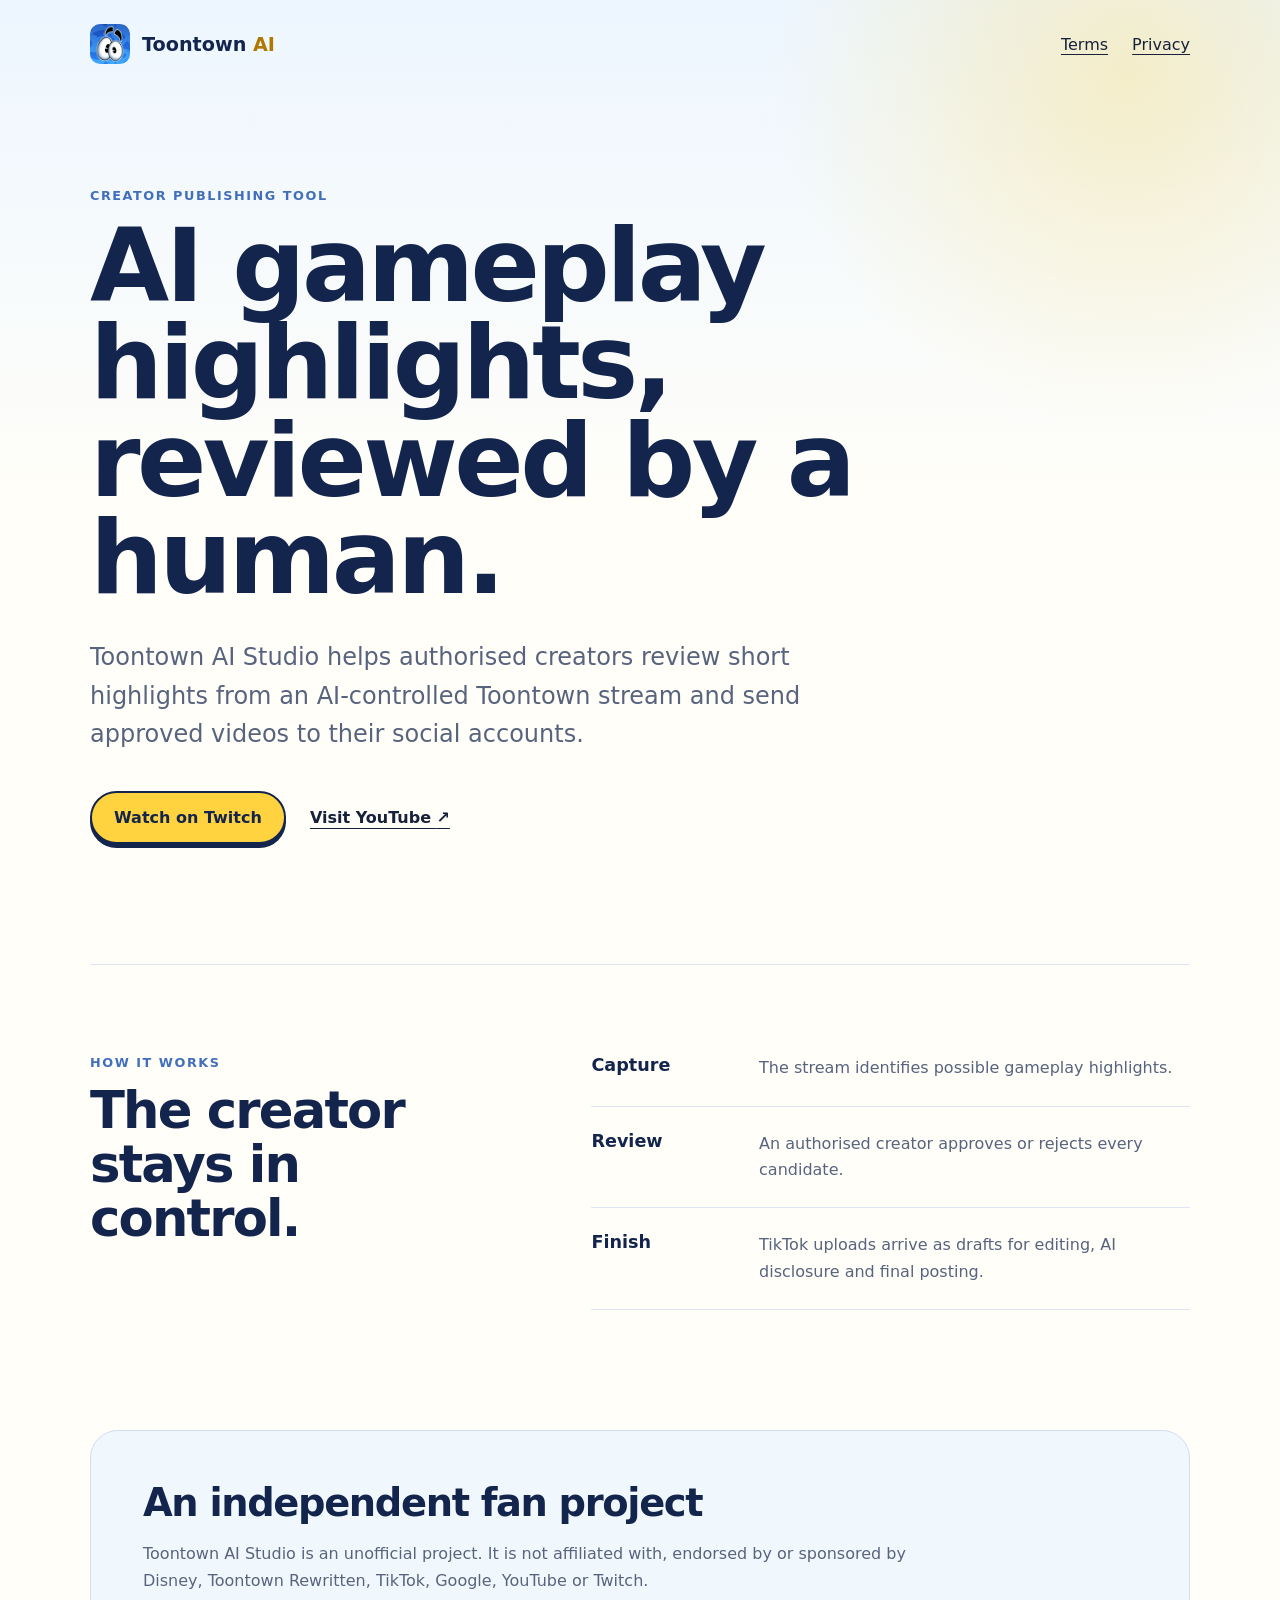
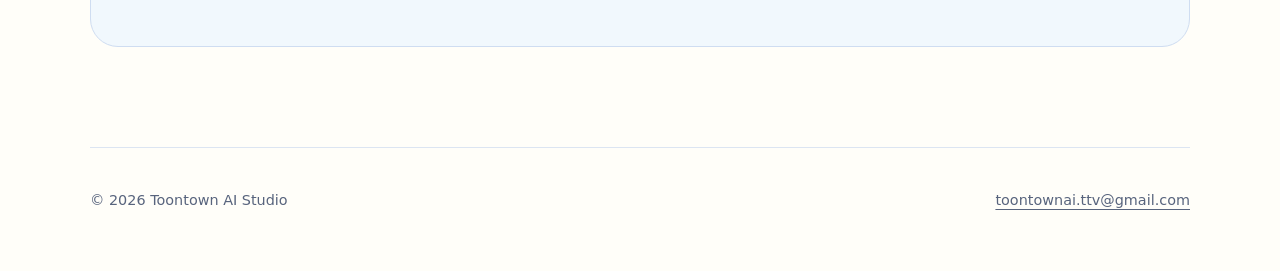
<file: index.html>
<!doctype html>
<html lang="en-GB">
<head>
  <meta charset="utf-8">
  <meta name="viewport" content="width=device-width, initial-scale=1">
  <meta name="description" content="Toontown AI Studio helps authorised creators review and send AI-generated gameplay highlights to social platforms.">
  <title>Toontown AI Studio</title>
  <link rel="icon" href="favicon.ico" sizes="any">
  <link rel="icon" type="image/png" sizes="32x32" href="icons/icon-32.png">
  <link rel="icon" type="image/png" sizes="192x192" href="icons/icon-192.png">
  <link rel="apple-touch-icon" href="icons/icon-180.png">
  <link rel="stylesheet" href="styles.css">
</head>
<body>
  <header class="site-header">
    <a class="brand" href="./" aria-label="Toontown AI Studio home">
      <img class="brand-icon" src="icons/icon-192.png" alt="" width="40" height="40">
      <span>Toontown <strong>AI</strong></span>
    </a>
    <nav aria-label="Legal">
      <a href="terms/">Terms</a>
      <a href="privacy/">Privacy</a>
    </nav>
  </header>

  <main>
    <section class="hero">
      <p class="eyebrow">Creator publishing tool</p>
      <h1>AI gameplay highlights, reviewed by a human.</h1>
      <p class="lede">Toontown AI Studio helps authorised creators review short highlights from an AI-controlled Toontown stream and send approved videos to their social accounts.</p>
      <div class="actions">
        <a class="button" href="https://twitch.tv/toontownai">Watch on Twitch</a>
        <a class="text-link" href="https://youtube.com/@toontownai-ttv">Visit YouTube <span aria-hidden="true">&#8599;</span></a>
      </div>
    </section>

    <section class="steps" aria-labelledby="workflow-title">
      <div>
        <p class="eyebrow">How it works</p>
        <h2 id="workflow-title">The creator stays in control.</h2>
      </div>
      <ol>
        <li><strong>Capture</strong><span>The stream identifies possible gameplay highlights.</span></li>
        <li><strong>Review</strong><span>An authorised creator approves or rejects every candidate.</span></li>
        <li><strong>Finish</strong><span>TikTok uploads arrive as drafts for editing, AI disclosure and final posting.</span></li>
      </ol>
    </section>

    <section class="notice" aria-labelledby="independent-title">
      <h2 id="independent-title">An independent fan project</h2>
      <p>Toontown AI Studio is an unofficial project. It is not affiliated with, endorsed by or sponsored by Disney, Toontown Rewritten, TikTok, Google, YouTube or Twitch.</p>
    </section>
  </main>

  <footer>
    <p>&copy; 2026 Toontown AI Studio</p>
    <p><a href="mailto:toontownai.ttv@gmail.com">toontownai.ttv@gmail.com</a></p>
  </footer>
</body>
</html>
</file>
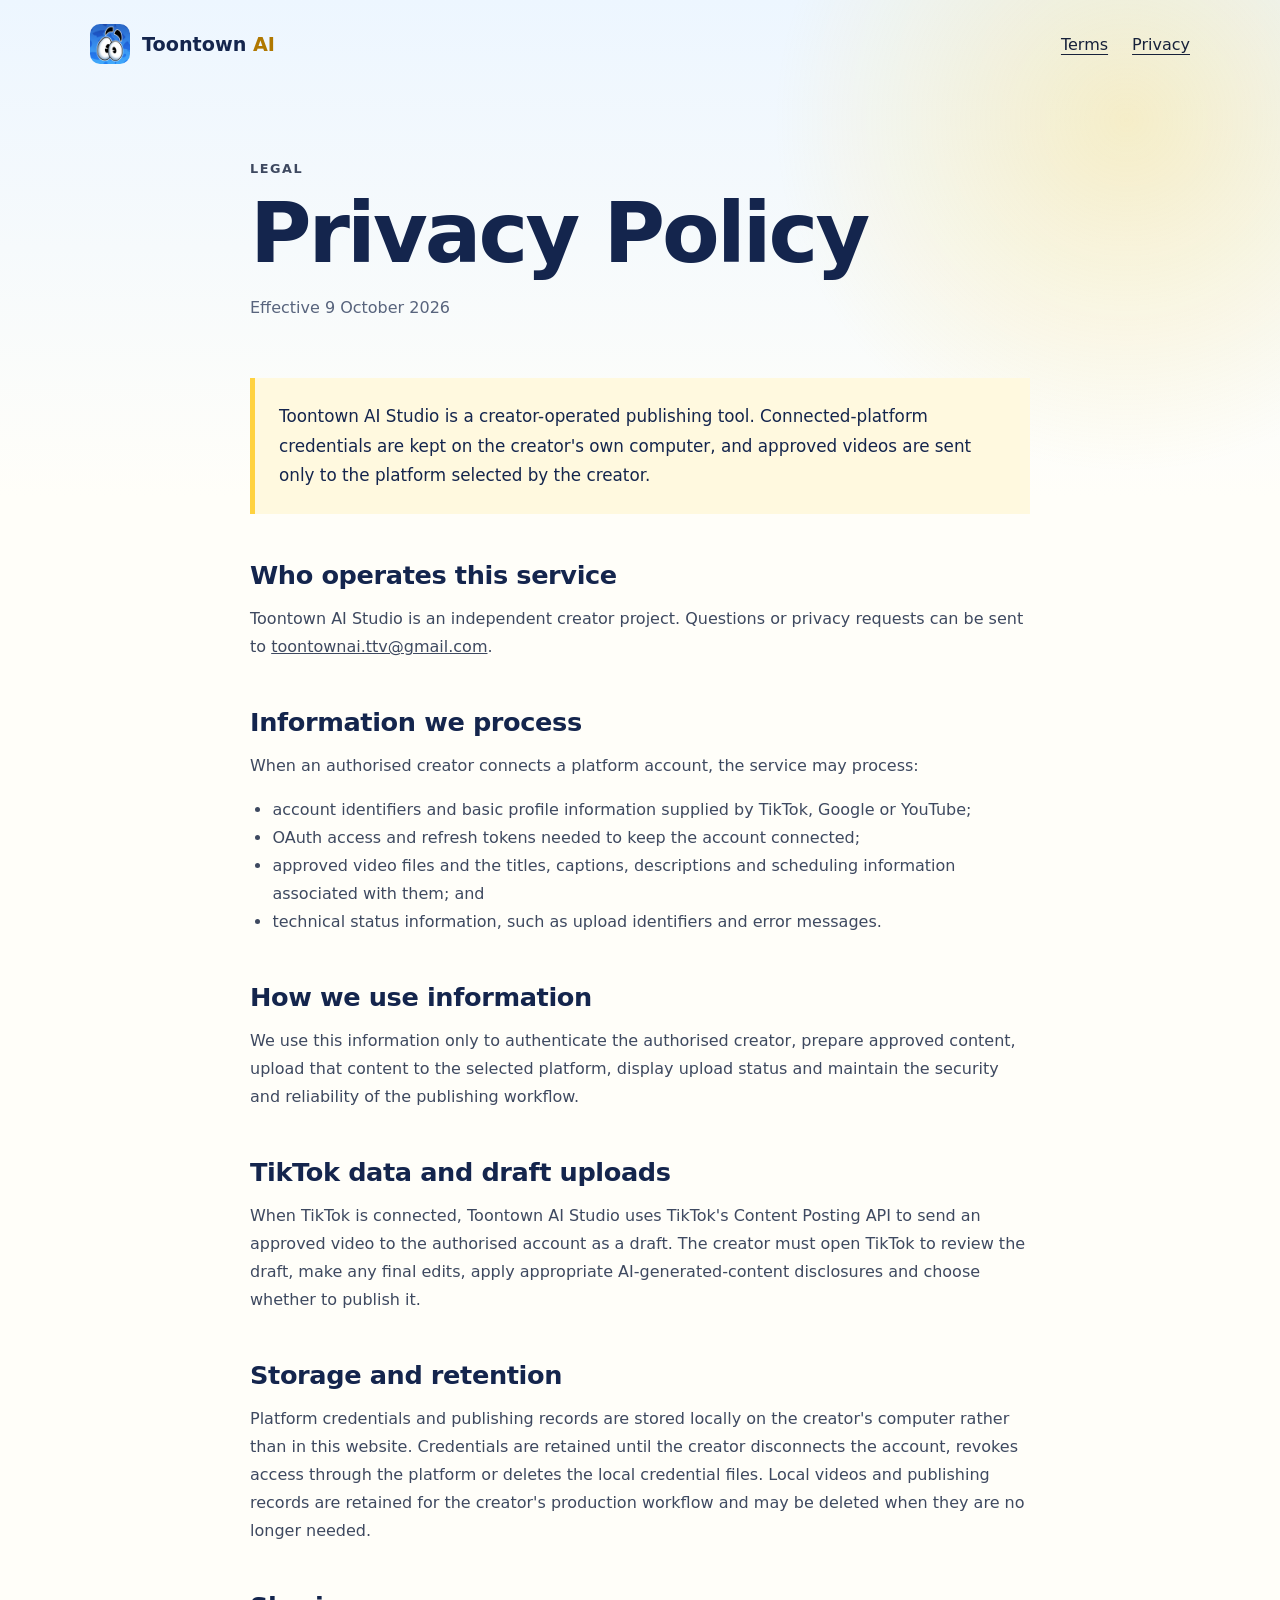
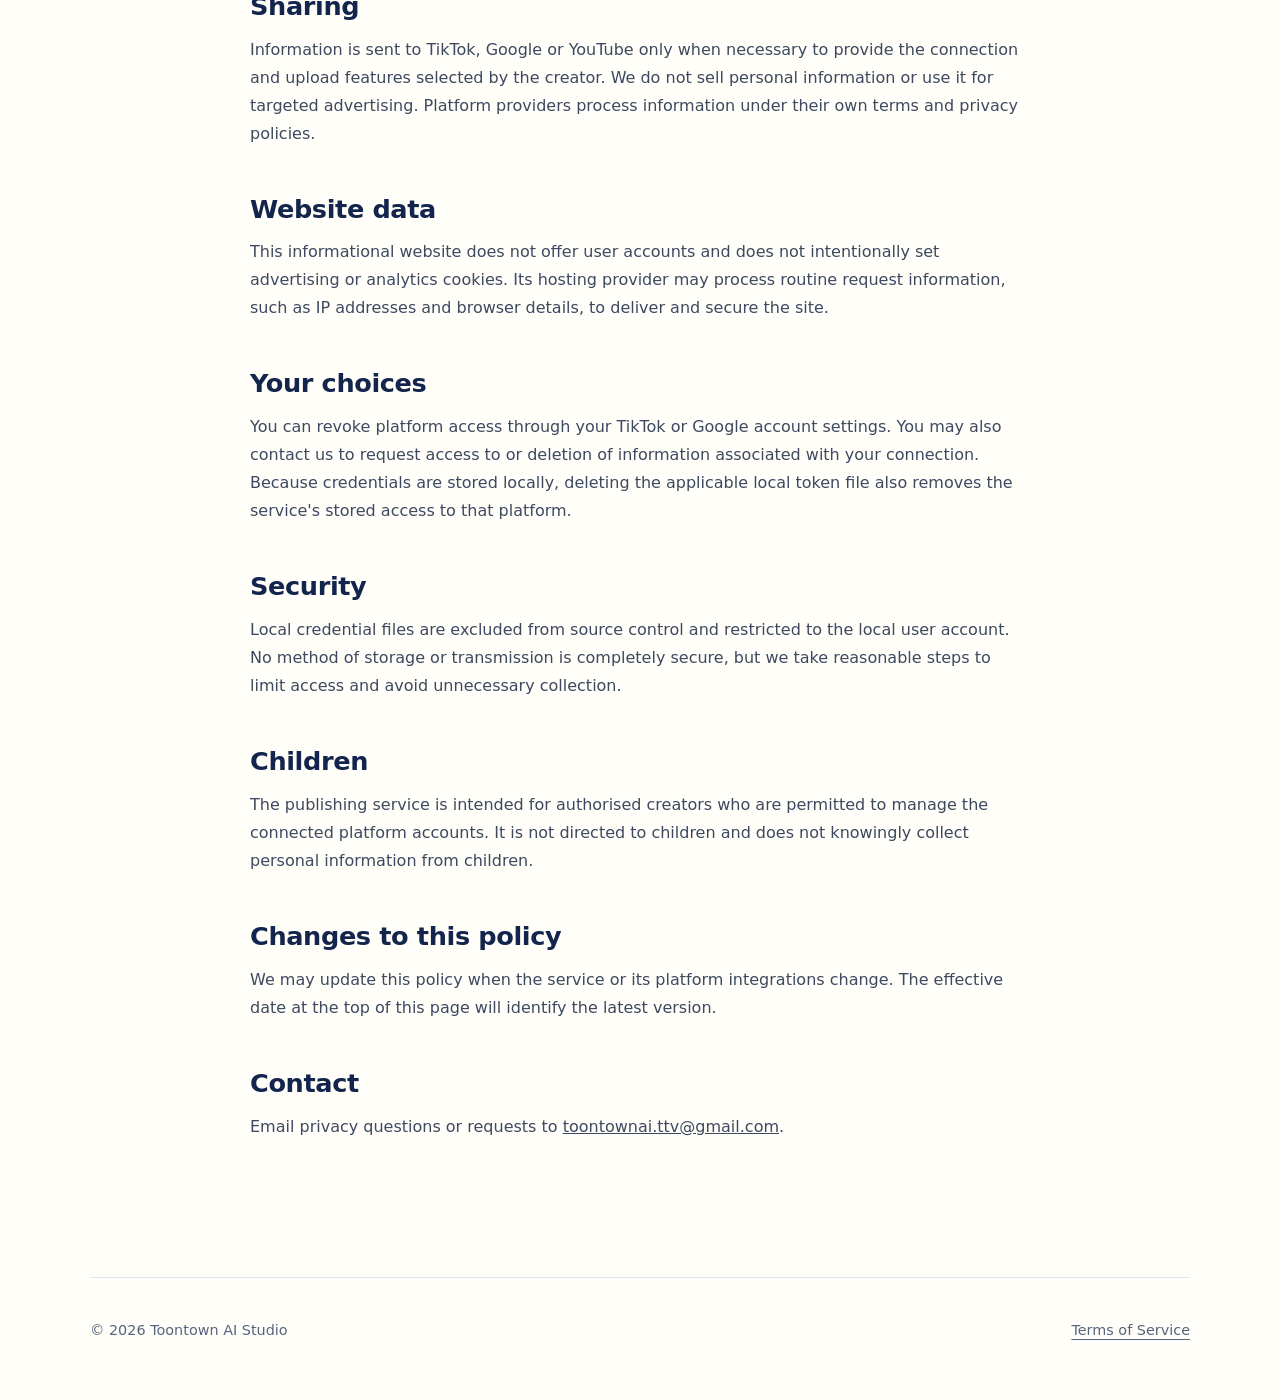
<file: privacy/index.html>
<!doctype html>
<html lang="en-GB">
<head>
  <meta charset="utf-8">
  <meta name="viewport" content="width=device-width, initial-scale=1">
  <meta name="description" content="Privacy Policy for Toontown AI Studio.">
  <title>Privacy Policy · Toontown AI Studio</title>
  <link rel="icon" href="../favicon.ico" sizes="any">
  <link rel="icon" type="image/png" sizes="32x32" href="../icons/icon-32.png">
  <link rel="icon" type="image/png" sizes="192x192" href="../icons/icon-192.png">
  <link rel="apple-touch-icon" href="../icons/icon-180.png">
  <link rel="stylesheet" href="../styles.css">
</head>
<body>
  <header class="site-header">
    <a class="brand" href="../" aria-label="Toontown AI Studio home">
      <img class="brand-icon" src="../icons/icon-192.png" alt="" width="40" height="40">
      <span>Toontown <strong>AI</strong></span>
    </a>
    <nav aria-label="Legal">
      <a href="../terms/">Terms</a>
      <a aria-current="page" href="./">Privacy</a>
    </nav>
  </header>

  <main class="legal">
    <p class="eyebrow">Legal</p>
    <h1>Privacy Policy</h1>
    <p class="updated">Effective 9 October 2026</p>
    <p class="summary">Toontown AI Studio is a creator-operated publishing tool. Connected-platform credentials are kept on the creator's own computer, and approved videos are sent only to the platform selected by the creator.</p>

    <h2>Who operates this service</h2>
    <p>Toontown AI Studio is an independent creator project. Questions or privacy requests can be sent to <a href="mailto:toontownai.ttv@gmail.com">toontownai.ttv@gmail.com</a>.</p>

    <h2>Information we process</h2>
    <p>When an authorised creator connects a platform account, the service may process:</p>
    <ul>
      <li>account identifiers and basic profile information supplied by TikTok, Google or YouTube;</li>
      <li>OAuth access and refresh tokens needed to keep the account connected;</li>
      <li>approved video files and the titles, captions, descriptions and scheduling information associated with them; and</li>
      <li>technical status information, such as upload identifiers and error messages.</li>
    </ul>

    <h2>How we use information</h2>
    <p>We use this information only to authenticate the authorised creator, prepare approved content, upload that content to the selected platform, display upload status and maintain the security and reliability of the publishing workflow.</p>

    <h2>TikTok data and draft uploads</h2>
    <p>When TikTok is connected, Toontown AI Studio uses TikTok's Content Posting API to send an approved video to the authorised account as a draft. The creator must open TikTok to review the draft, make any final edits, apply appropriate AI-generated-content disclosures and choose whether to publish it.</p>

    <h2>Storage and retention</h2>
    <p>Platform credentials and publishing records are stored locally on the creator's computer rather than in this website. Credentials are retained until the creator disconnects the account, revokes access through the platform or deletes the local credential files. Local videos and publishing records are retained for the creator's production workflow and may be deleted when they are no longer needed.</p>

    <h2>Sharing</h2>
    <p>Information is sent to TikTok, Google or YouTube only when necessary to provide the connection and upload features selected by the creator. We do not sell personal information or use it for targeted advertising. Platform providers process information under their own terms and privacy policies.</p>

    <h2>Website data</h2>
    <p>This informational website does not offer user accounts and does not intentionally set advertising or analytics cookies. Its hosting provider may process routine request information, such as IP addresses and browser details, to deliver and secure the site.</p>

    <h2>Your choices</h2>
    <p>You can revoke platform access through your TikTok or Google account settings. You may also contact us to request access to or deletion of information associated with your connection. Because credentials are stored locally, deleting the applicable local token file also removes the service's stored access to that platform.</p>

    <h2>Security</h2>
    <p>Local credential files are excluded from source control and restricted to the local user account. No method of storage or transmission is completely secure, but we take reasonable steps to limit access and avoid unnecessary collection.</p>

    <h2>Children</h2>
    <p>The publishing service is intended for authorised creators who are permitted to manage the connected platform accounts. It is not directed to children and does not knowingly collect personal information from children.</p>

    <h2>Changes to this policy</h2>
    <p>We may update this policy when the service or its platform integrations change. The effective date at the top of this page will identify the latest version.</p>

    <h2>Contact</h2>
    <p>Email privacy questions or requests to <a href="mailto:toontownai.ttv@gmail.com">toontownai.ttv@gmail.com</a>.</p>
  </main>

  <footer>
    <p>&copy; 2026 Toontown AI Studio</p>
    <p><a href="../terms/">Terms of Service</a></p>
  </footer>
</body>
</html>
</file>
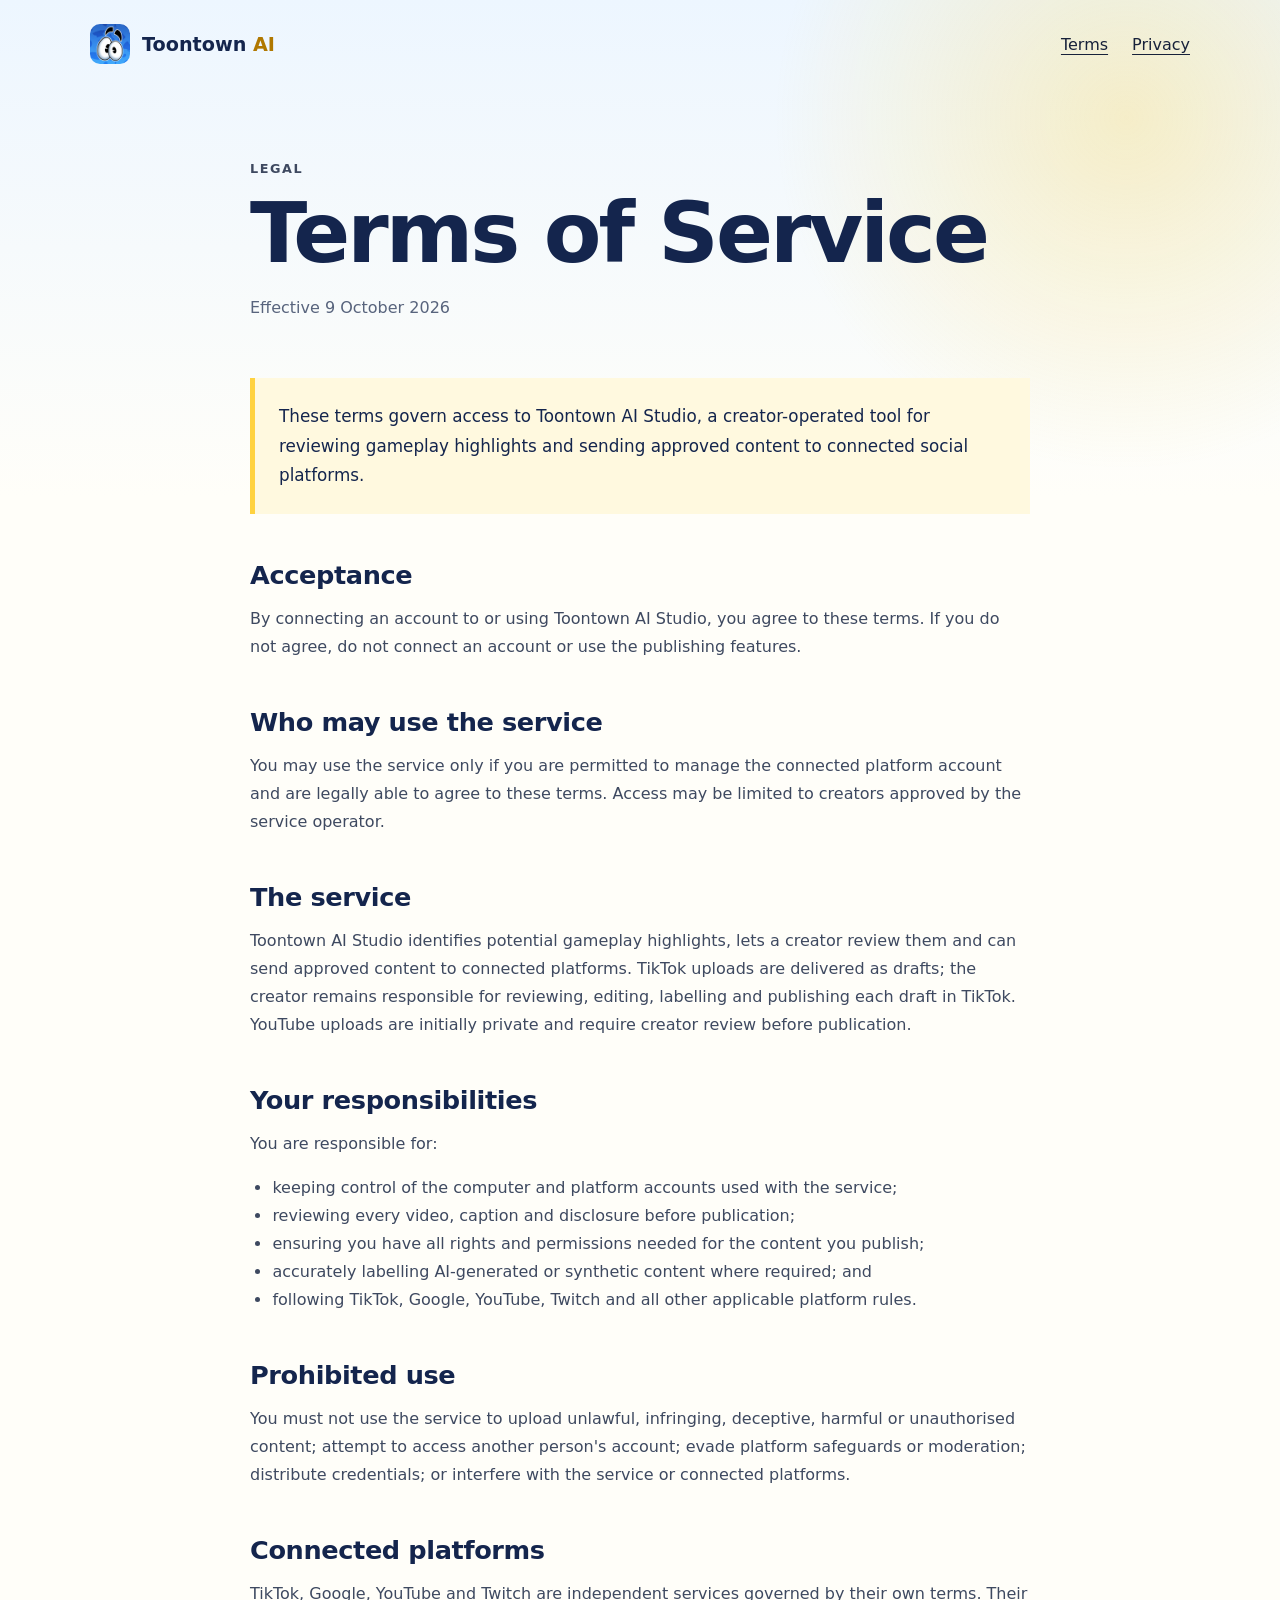
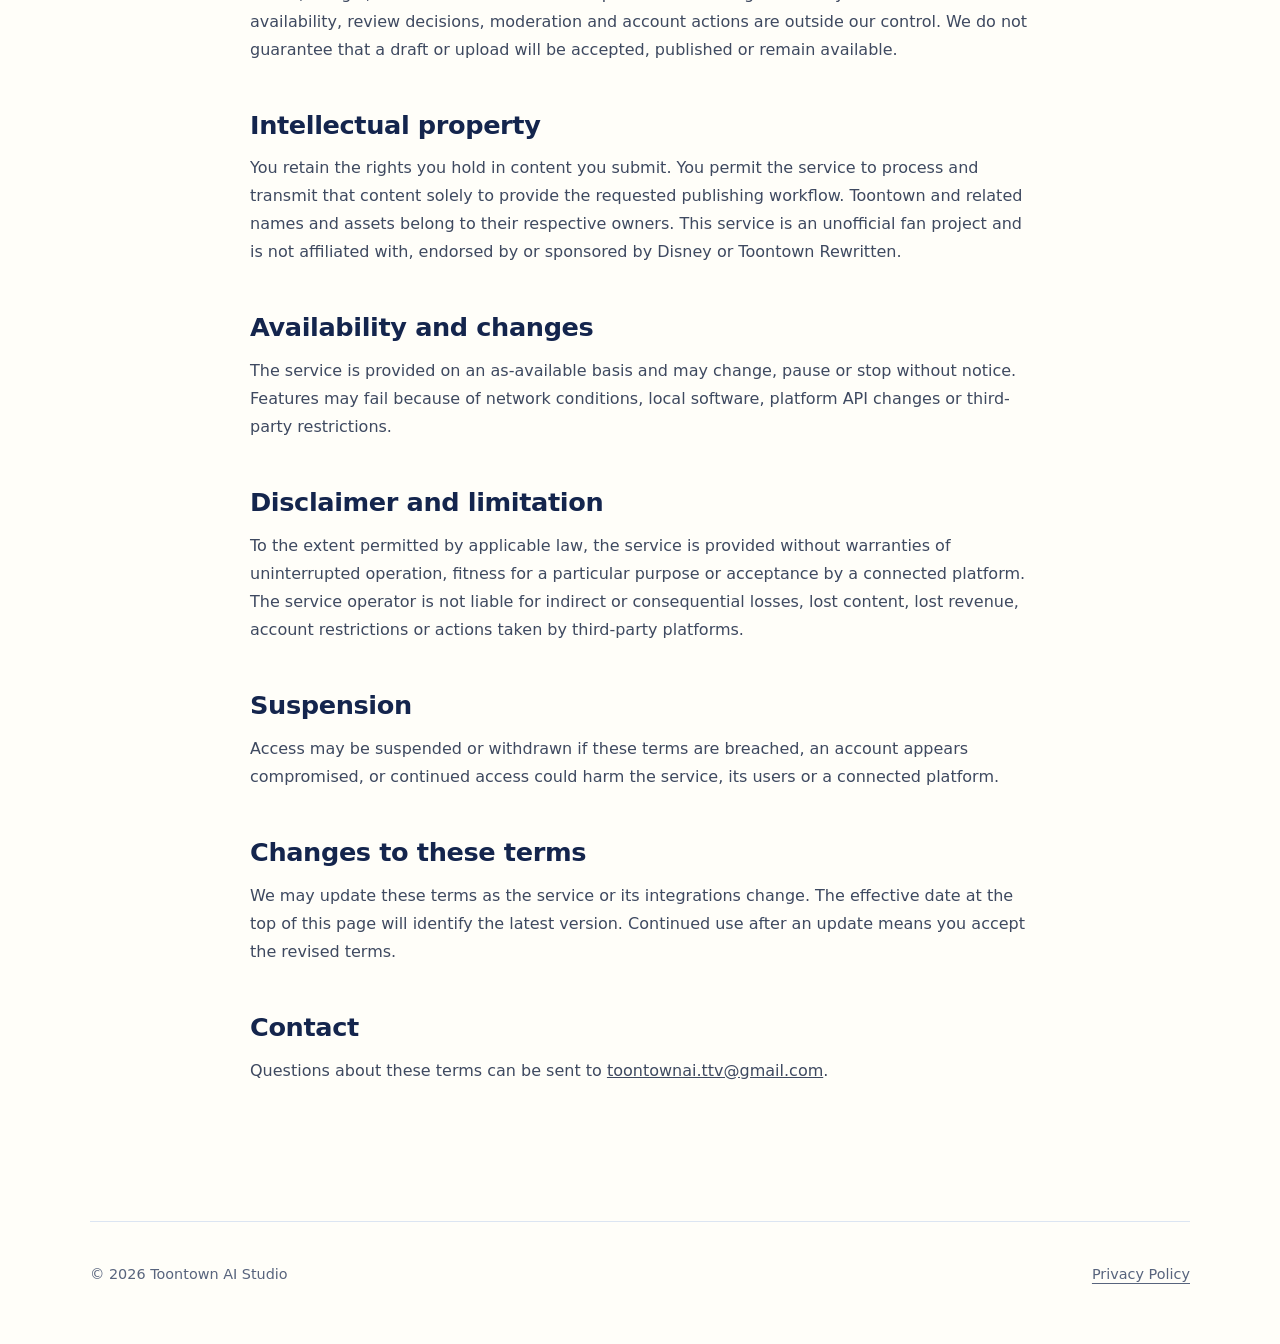
<file: terms/index.html>
<!doctype html>
<html lang="en-GB">
<head>
  <meta charset="utf-8">
  <meta name="viewport" content="width=device-width, initial-scale=1">
  <meta name="description" content="Terms of Service for Toontown AI Studio.">
  <title>Terms of Service · Toontown AI Studio</title>
  <link rel="icon" href="../favicon.ico" sizes="any">
  <link rel="icon" type="image/png" sizes="32x32" href="../icons/icon-32.png">
  <link rel="icon" type="image/png" sizes="192x192" href="../icons/icon-192.png">
  <link rel="apple-touch-icon" href="../icons/icon-180.png">
  <link rel="stylesheet" href="../styles.css">
</head>
<body>
  <header class="site-header">
    <a class="brand" href="../" aria-label="Toontown AI Studio home">
      <img class="brand-icon" src="../icons/icon-192.png" alt="" width="40" height="40">
      <span>Toontown <strong>AI</strong></span>
    </a>
    <nav aria-label="Legal">
      <a aria-current="page" href="./">Terms</a>
      <a href="../privacy/">Privacy</a>
    </nav>
  </header>

  <main class="legal">
    <p class="eyebrow">Legal</p>
    <h1>Terms of Service</h1>
    <p class="updated">Effective 9 October 2026</p>
    <p class="summary">These terms govern access to Toontown AI Studio, a creator-operated tool for reviewing gameplay highlights and sending approved content to connected social platforms.</p>

    <h2>Acceptance</h2>
    <p>By connecting an account to or using Toontown AI Studio, you agree to these terms. If you do not agree, do not connect an account or use the publishing features.</p>

    <h2>Who may use the service</h2>
    <p>You may use the service only if you are permitted to manage the connected platform account and are legally able to agree to these terms. Access may be limited to creators approved by the service operator.</p>

    <h2>The service</h2>
    <p>Toontown AI Studio identifies potential gameplay highlights, lets a creator review them and can send approved content to connected platforms. TikTok uploads are delivered as drafts; the creator remains responsible for reviewing, editing, labelling and publishing each draft in TikTok. YouTube uploads are initially private and require creator review before publication.</p>

    <h2>Your responsibilities</h2>
    <p>You are responsible for:</p>
    <ul>
      <li>keeping control of the computer and platform accounts used with the service;</li>
      <li>reviewing every video, caption and disclosure before publication;</li>
      <li>ensuring you have all rights and permissions needed for the content you publish;</li>
      <li>accurately labelling AI-generated or synthetic content where required; and</li>
      <li>following TikTok, Google, YouTube, Twitch and all other applicable platform rules.</li>
    </ul>

    <h2>Prohibited use</h2>
    <p>You must not use the service to upload unlawful, infringing, deceptive, harmful or unauthorised content; attempt to access another person's account; evade platform safeguards or moderation; distribute credentials; or interfere with the service or connected platforms.</p>

    <h2>Connected platforms</h2>
    <p>TikTok, Google, YouTube and Twitch are independent services governed by their own terms. Their availability, review decisions, moderation and account actions are outside our control. We do not guarantee that a draft or upload will be accepted, published or remain available.</p>

    <h2>Intellectual property</h2>
    <p>You retain the rights you hold in content you submit. You permit the service to process and transmit that content solely to provide the requested publishing workflow. Toontown and related names and assets belong to their respective owners. This service is an unofficial fan project and is not affiliated with, endorsed by or sponsored by Disney or Toontown Rewritten.</p>

    <h2>Availability and changes</h2>
    <p>The service is provided on an as-available basis and may change, pause or stop without notice. Features may fail because of network conditions, local software, platform API changes or third-party restrictions.</p>

    <h2>Disclaimer and limitation</h2>
    <p>To the extent permitted by applicable law, the service is provided without warranties of uninterrupted operation, fitness for a particular purpose or acceptance by a connected platform. The service operator is not liable for indirect or consequential losses, lost content, lost revenue, account restrictions or actions taken by third-party platforms.</p>

    <h2>Suspension</h2>
    <p>Access may be suspended or withdrawn if these terms are breached, an account appears compromised, or continued access could harm the service, its users or a connected platform.</p>

    <h2>Changes to these terms</h2>
    <p>We may update these terms as the service or its integrations change. The effective date at the top of this page will identify the latest version. Continued use after an update means you accept the revised terms.</p>

    <h2>Contact</h2>
    <p>Questions about these terms can be sent to <a href="mailto:toontownai.ttv@gmail.com">toontownai.ttv@gmail.com</a>.</p>
  </main>

  <footer>
    <p>&copy; 2026 Toontown AI Studio</p>
    <p><a href="../privacy/">Privacy Policy</a></p>
  </footer>
</body>
</html>
</file>
<file: styles.css>
:root {
  --navy: #14254d;
  --blue: #416fbc;
  --sky: #edf6ff;
  --yellow: #ffd23f;
  --ink: #17213a;
  --muted: #58647d;
  --paper: #fffef9;
  --line: #dce5f2;
  font-family: ui-rounded, "Arial Rounded MT Bold", system-ui, -apple-system, BlinkMacSystemFont, "Segoe UI", sans-serif;
  color: var(--ink);
  background: var(--paper);
}

* { box-sizing: border-box; }

html { scroll-behavior: smooth; }

body {
  margin: 0;
  min-height: 100vh;
  background:
    radial-gradient(circle at 88% 4%, rgba(255, 210, 63, .28), transparent 22rem),
    linear-gradient(180deg, var(--sky) 0, var(--paper) 31rem);
}

a { color: inherit; }

.site-header,
main,
footer {
  width: min(1100px, calc(100% - 40px));
  margin-inline: auto;
}

.site-header {
  display: flex;
  align-items: center;
  justify-content: space-between;
  min-height: 88px;
  gap: 24px;
}

.brand {
  display: inline-flex;
  align-items: center;
  gap: 12px;
  color: var(--navy);
  font-size: 1.2rem;
  font-weight: 800;
  text-decoration: none;
}

.brand strong { color: #b07800; }

.brand-icon {
  width: 40px;
  height: 40px;
  border-radius: 10px;
}

nav { display: flex; gap: 24px; }
nav a, footer a { text-underline-offset: 4px; }

.hero { padding: 100px 0 120px; max-width: 850px; }

.eyebrow {
  margin: 0 0 14px;
  color: var(--blue);
  font-size: .8rem;
  font-weight: 850;
  letter-spacing: .12em;
  text-transform: uppercase;
}

h1, h2 { color: var(--navy); letter-spacing: -.035em; }
h1 { max-width: 800px; margin: 0; font-size: clamp(3rem, 8vw, 6.5rem); line-height: .95; }
h2 { margin: 0; font-size: clamp(2rem, 4vw, 3.25rem); line-height: 1.05; }
.lede { max-width: 730px; margin: 32px 0 0; color: var(--muted); font-size: clamp(1.15rem, 2.4vw, 1.5rem); line-height: 1.6; }

.actions { display: flex; align-items: center; flex-wrap: wrap; gap: 24px; margin-top: 38px; }
.button {
  display: inline-block;
  padding: 15px 22px;
  border: 2px solid var(--navy);
  border-radius: 999px;
  background: var(--yellow);
  box-shadow: 0 4px 0 var(--navy);
  color: var(--navy);
  font-weight: 850;
  text-decoration: none;
}
.button:hover { transform: translateY(-1px); box-shadow: 0 5px 0 var(--navy); }
.button:active { transform: translateY(3px); box-shadow: 0 1px 0 var(--navy); }
.text-link { font-weight: 750; text-underline-offset: 5px; }

.steps {
  display: grid;
  grid-template-columns: .8fr 1.2fr;
  gap: clamp(40px, 8vw, 110px);
  padding: 90px 0;
  border-top: 1px solid var(--line);
}

.steps ol { margin: 0; padding: 0; list-style: none; counter-reset: step; }
.steps li {
  display: grid;
  grid-template-columns: minmax(90px, .5fr) 1.5fr;
  gap: 24px;
  padding: 24px 0;
  border-bottom: 1px solid var(--line);
}
.steps li:first-child { padding-top: 0; }
.steps strong { color: var(--navy); font-size: 1.1rem; }
.steps span { color: var(--muted); line-height: 1.65; }

.notice {
  margin: 30px 0 100px;
  padding: clamp(28px, 5vw, 52px);
  border: 1px solid #cfddf1;
  border-radius: 28px;
  background: rgba(237, 246, 255, .76);
}
.notice h2 { font-size: clamp(1.7rem, 3vw, 2.4rem); }
.notice p { max-width: 780px; margin: 16px 0 0; color: var(--muted); line-height: 1.7; }

.legal { max-width: 780px; padding: 70px 0 120px; }
.legal h1 { font-size: clamp(3rem, 7vw, 5.25rem); }
.legal .updated { margin: 20px 0 56px; color: var(--muted); }
.legal h2 { margin: 48px 0 14px; font-size: 1.6rem; letter-spacing: -.015em; }
.legal p, .legal li { color: #3e4960; line-height: 1.75; }
.legal ul { padding-left: 1.4rem; }
.legal .summary {
  padding: 24px;
  border-left: 5px solid var(--yellow);
  background: #fff9df;
  color: var(--navy);
  font-size: 1.05rem;
}

footer {
  display: flex;
  justify-content: space-between;
  gap: 24px;
  padding: 30px 0 48px;
  border-top: 1px solid var(--line);
  color: var(--muted);
  font-size: .9rem;
}

@media (max-width: 700px) {
  .site-header, main, footer { width: min(100% - 28px, 1100px); }
  .site-header { min-height: 72px; }
  nav { gap: 14px; }
  .hero { padding: 72px 0 88px; }
  .steps { grid-template-columns: 1fr; padding: 68px 0; }
  .steps li { grid-template-columns: 90px 1fr; }
  footer { flex-direction: column; }
}

@media (prefers-reduced-motion: reduce) {
  html { scroll-behavior: auto; }
}
</file>
